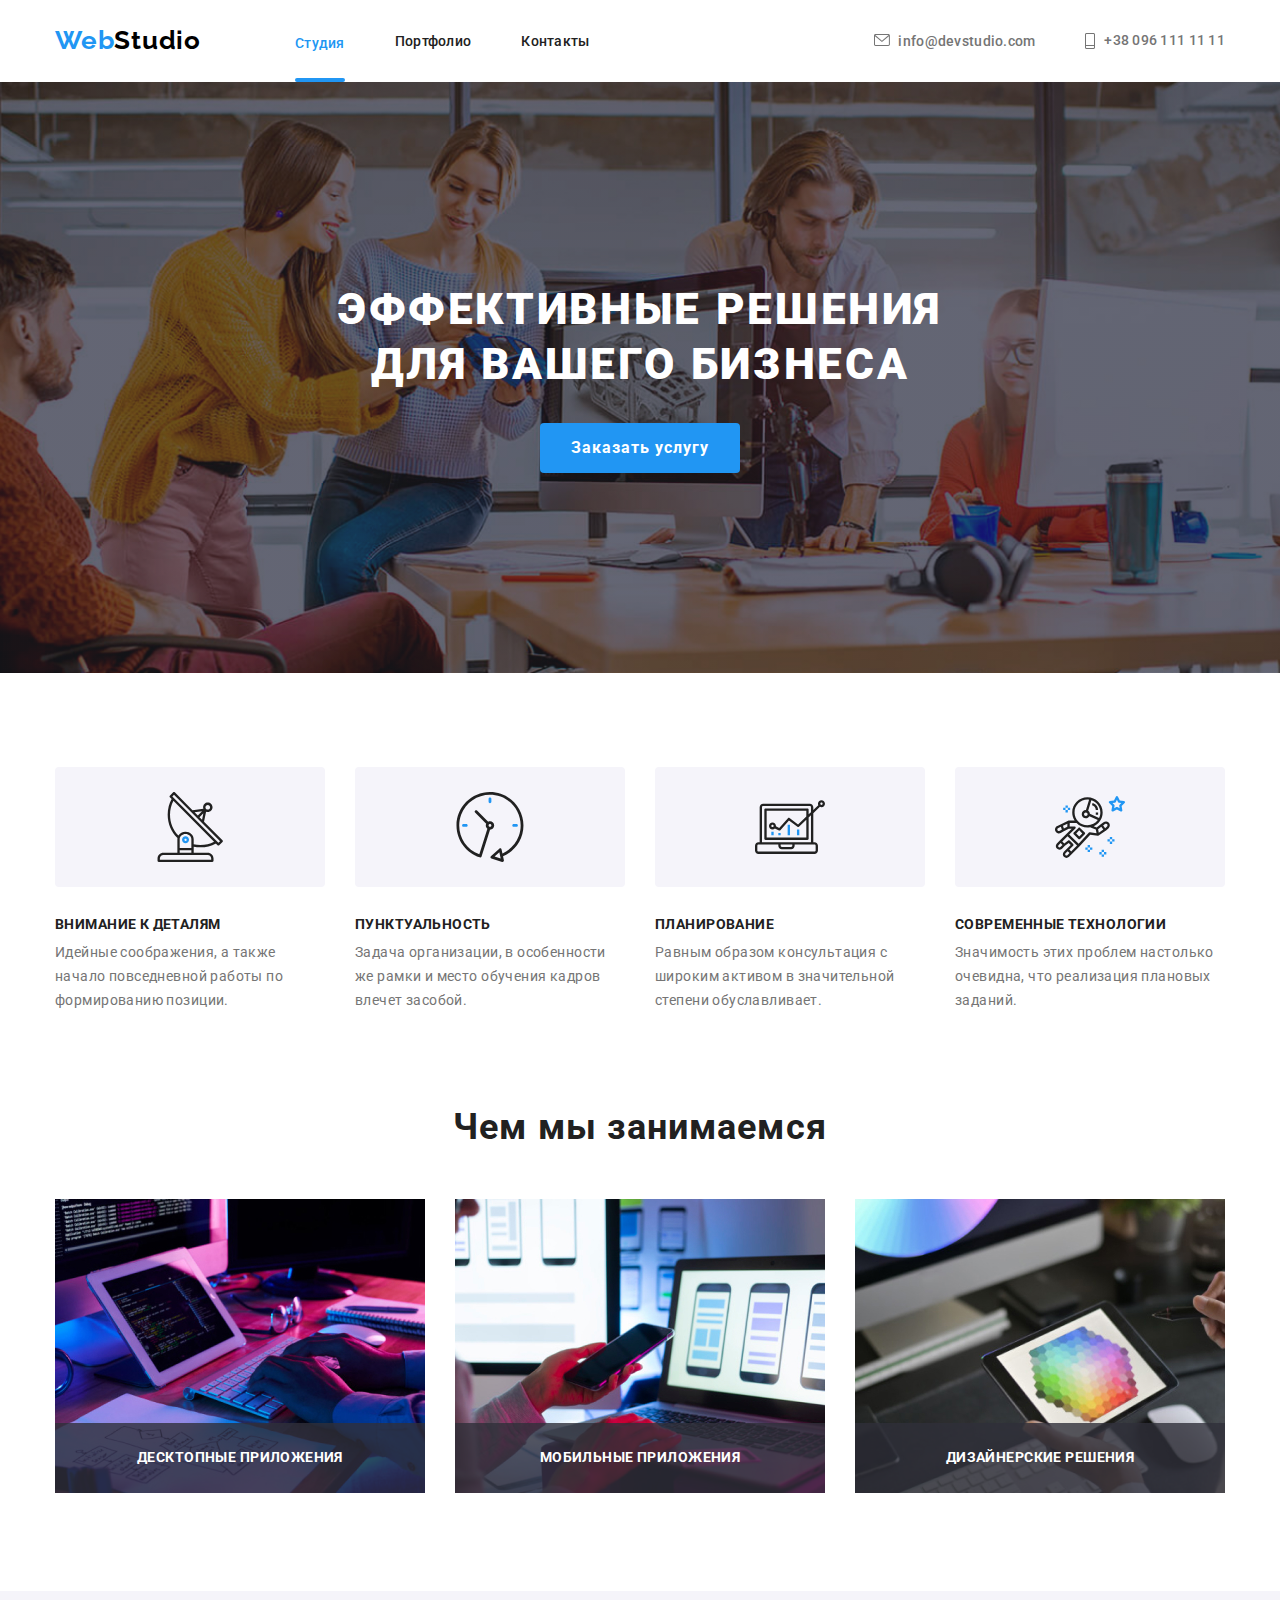
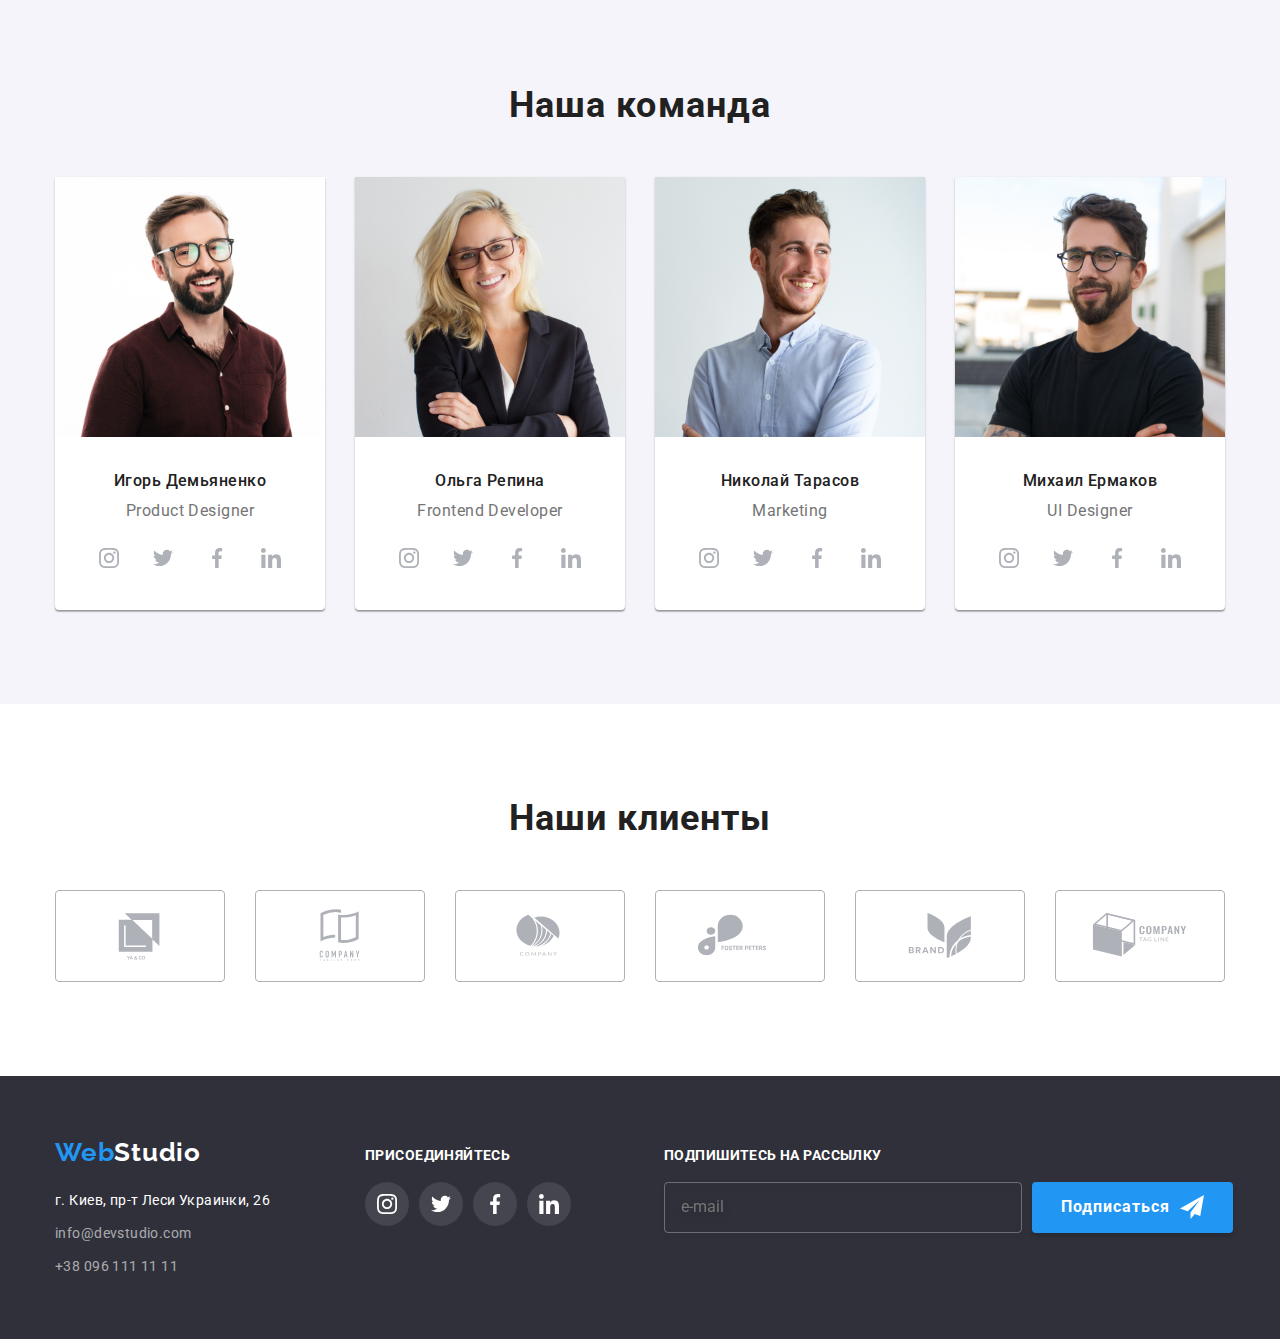
<file: index.html>
<!DOCTYPE html>
<html lang="en">

<head>
  <meta charset="UTF-8">
  <meta http-equiv="X-UA-Compatible" content="IE=edge">
  <meta name="viewport" content="width=device-width, initial-scale=1.0">
  <link rel="preconnect" href="https://fonts.googleapis.com">
  <link rel="preconnect" href="https://fonts.gstatic.com" crossorigin>
  <link href="https://fonts.googleapis.com/css2?family=Raleway:wght@700&family=Roboto:wght@400;500;700;900&display=swap"
    rel="stylesheet">
  <title>goit-markup-hw-06</title>
  <link rel="stylesheet" href="css/style.css">
</head>

<!--hat-->

<body>
  <header>
    <div class="navigation container">
      <nav class="navigation-points">
        <a class="logo" href=./index.html><span class="logo-blue">Web</span><span class="logo-black">Studio</span>
        </a>
        <ul class="navigation-list list">
          <li class="underline"><a class="navigation-link link color" href="#">Студия</a> </li>
          <li><a class="navigation-link link" href="./portfolio.html">Портфолио</a> </li>
          <li><a class="navigation-link link" href="#">Контакты</a> </li>
        </ul>
      </nav>
      <ul class="navigation-list list">
        <li>
          <a class="contact-link link" href="mailto:info@devstudio.com">
            <svg class="contact-icon" width="16" height="12">
              <use href="./images/svg/icons.svg#icon-mail"></use>
            </svg>info@devstudio.com
          </a>
        </li>
        <li>
          <a class="contact-link link" href="tel:+380961111111">
            <svg class="contact-icon" width="10" height="16">
              <use href="./images/svg/icons.svg#icon-phone"></use>
            </svg>+38 096 111 11 11
          </a>
        </li>
      </ul>
    </div>
  </header>
  <!--big-board-->
  <main>
    <section class="board">
      <h1 class="board-title">Эффективные решения <br> для вашего бизнеса</h1>
      <button type="button" class="btn board-button" data-modal-open>Заказать услугу</button>
      <div class="backdrop is-hidden" data-modal>
        <div class="modal">
          <button type="button" class="button-close" data-modal-close>
            <svg class="close-icon" width="11" height="11">
              <use href="./images/svg/icons.svg#icon-close"></use>
            </svg>
          </button>
          <!-- Client form -->
          <form class="form" name="client-form">
            <h2 class="title-form">Оставьте свои данные, ми вам перезвоним</h2>
            <label for="client-name">Имя</label>
            <div class="form-container">
              <input class="input-form" type="text" name="client-name" id="client-name" />
              <svg class="icon-form" width="18" height="18">
                <use href="./images/svg/icons.svg#icon-name"></use>
              </svg>
            </div>
            <label for="client-tel">Телефон</label>
            <div class="form-container">
              <input class="input-form" type="tel" name="client-tel" id="client-tel" />
              <svg class="icon-form" width="18" height="18">
                <use href="./images/svg/icons.svg#icon-tel"></use>
              </svg>
            </div>
            <label for="client-mail">Почта</label>
            <div class="form-container">
              <input class="input-form" type="email" name="client-email" id="client-mail" />
              <svg class="icon-form" width="18" height="18">
                <use href="./images/svg/icons.svg#icon-email"></use>
              </svg>
            </div>
            <label for="client-comment">Комментарий</label>
            <textarea class="text-comment" name="client-comment" id="client-comment"
              placeholder="Ведите текст"></textarea>
            <label class="policy">
              <input class="input-policy visually-hidden" type="checkbox" />
              <span class="icon-check"></span>
              <span>Соглашаюсь с рассылкой и принимаю</span>
              <a href="" class="link-policy">Условия договора</a>
            </label>
            <button class="btn botton-submit" type="submit">Отправить</button>
          </form>
        </div>
      </div>
    </section>
    <!-- structure -->
    <section class="structure">
      <div class="container">
        <h2 class="heading title">structure</h2>
        <ul class="list positions">
          <li class="position-list">
            <div class="position-icon">
              <svg class="icon-stand" width="70" height="70">
                <use href="images/svg/icons.svg#icon-antenna"></use>
              </svg>
            </div>
            <h3 class="heading-title">Внимание к деталям</h3>
            <p class="descpiption">Идейные соображения, a также начало повседневной работы по формированию позиции.</p>
          </li>
          <li class="position-list">
            <div class="position-icon">
              <svg class="icon-stand" width="70" height="70">
                <use href="images/svg/icons.svg#icon-clock"></use>
              </svg>
            </div>
            <h3 class="heading-title">Пунктуальность</h3>
            <p class="descpiption">Задача организации, в особенности же рамки и место обучения кадров влечет засобой.
            </p>
          </li>
          <li class="position-list">
            <div class="position-icon">
              <svg class="icon-stand" width="70" height="70">
                <use href="images/svg/icons.svg#icon-diagram"></use>
              </svg>
            </div>
            <h3 class="heading-title">Планирование</h3>
            <p class="descpiption">Равным образом консультация c широким активом в значительной степени обуславливает.
            </p>
          </li>
          <li class="position-list">
            <div class="position-icon">
              <svg class="icon-stand" width="70" height="70">
                <use href="images/svg/icons.svg#icon-astronaut"></use>
              </svg>
            </div>
            <h3 class="heading-title">Современные технологии</h3>
            <p class="descpiption">Значимость этих проблем настолько очевидна, что реализация плановых заданий.</p>
          </li>
        </ul>
      </div>
    </section>
    <!-- our works -->
    <section class="section">
      <div class="container">
        <h2 class="functions-title title">Чем мы занимаемся</h2>
        <ul class="functions-list list">
          <li><img src="./images/box1.jpg" width="370" alt="box1">
            <p class="functions">Десктопные приложения</p>
          </li>
          <li>
            <img src="./images/box2.jpg" width="370" alt="box2">
            <p class="functions">Мобильные приложения</p>
          </li>
          <li>
            <img src="./images/box3.jpg" width="370" alt="box3">
            <p class="functions">Дизайнерские решения</p>
          </li>
        </ul>
      </div>
    </section>
    <!--team-->
    <section class="team section">
      <div class="team container">
        <h2 class="team-title title">Наша команда</h2>
        <ul class="team-directory list">
          <li class="team-repository">
            <img class="team-photo" src="./images/img1.jpg" width="270" alt="img1">
            <div class="team-dscr">
              <h3 class="team-name">Игорь Демьяненко</h3>
              <p class="team-stand">Product Designer</p>
              <ul class="networks list">
                <li>
                  <a href="" class="networks-item link">
                    <svg class="networks-icon" width="20" height="20">
                      <use href="./images/svg/icons.svg#icon-insta"></use>
                    </svg>
                  </a>
                </li>
                <li>
                  <a href="" class="networks-item link">
                    <svg class="networks-icon" width="20" height="20">
                      <use href="./images/svg/icons.svg#icon-twit"></use>
                    </svg>
                  </a>
                </li>
                <li>
                  <a href="" class="networks-item link">
                    <svg class="networks-icon" width="20" height="20">
                      <use href="./images/svg/icons.svg#icon-fb"></use>
                    </svg>
                  </a>
                </li>
                <li>
                  <a href="" class="networks-item link">
                    <svg class="networks-icon" width="20" height="20">
                      <use href="./images/svg/icons.svg#icon-in"></use>
                    </svg>
                  </a>
                </li>
              </ul>
            </div>
          </li>
          <li class="team-repository">
            <img class="team-photo" src="./images/img2.jpg" width="270" alt="img2">
            <div class="team-dscr">
              <h3 class="team-name">Ольга Репина</h3>
              <p class="team-stand">Frontend Developer</p>
              <ul class="networks list">
                <li>
                  <a href="" class="networks-item link">
                    <svg class="networks-icon" width="20" height="20">
                      <use href="./images/svg/icons.svg#icon-insta"></use>
                    </svg>
                  </a>
                </li>
                <li>
                  <a href="" class="networks-item link">
                    <svg class="networks-icon" width="20" height="20">
                      <use href="./images/svg/icons.svg#icon-twit"></use>
                    </svg>
                  </a>
                </li>
                <li>
                  <a href="" class="networks-item link">
                    <svg class="networks-icon" width="20" height="20">
                      <use href="./images/svg/icons.svg#icon-fb"></use>
                    </svg>
                  </a>
                </li>
                <li>
                  <a href="" class="networks-item link">
                    <svg class="networks-icon" width="20" height="20">
                      <use href="./images/svg/icons.svg#icon-in"></use>
                    </svg>
                  </a>
                </li>
              </ul>
            </div>
          </li>
          <li class="team-repository">
            <img class="team-photo" src="./images/img3.jpg" width="270" alt="img3">
            <div class="team-dscr">
              <h3 class="team-name">Николай Тарасов</h3>
              <p class="team-stand">Marketing</p>
              <ul class="networks list">
                <li>
                  <a href="" class="networks-item link">
                    <svg class="networks-icon" width="20" height="20">
                      <use href="./images/svg/icons.svg#icon-insta"></use>
                    </svg>
                  </a>
                </li>
                <li>
                  <a href="" class="networks-item link">
                    <svg class="networks-icon" width="20" height="20">
                      <use href="./images/svg/icons.svg#icon-twit"></use>
                    </svg>
                  </a>
                </li>
                <li>
                  <a href="" class="networks-item link">
                    <svg class="networks-icon" width="20" height="20">
                      <use href="./images/svg/icons.svg#icon-fb"></use>
                    </svg>
                  </a>
                </li>
                <li>
                  <a href="" class="networks-item link">
                    <svg class="networks-icon" width="20" height="20">
                      <use href="./images/svg/icons.svg#icon-in"></use>
                    </svg>
                  </a>
                </li>
              </ul>
            </div>
          </li>
          <li class="team-repository">
            <img class="team-photo" src="./images/img4.jpg" width="270" alt="img4">
            <div class="team-dscr">
              <h3 class="team-name">Михаил Ермаков</h3>
              <p class="team-stand">UI Designer</p>
              <ul class="networks list">
                <li>
                  <a href="" class="networks-item link">
                    <svg class="networks-icon" width="20" height="20">
                      <use href="./images/svg/icons.svg#icon-insta"></use>
                    </svg>
                  </a>
                </li>
                <li>
                  <a href="" class="networks-item link">
                    <svg class="networks-icon" width="20" height="20">
                      <use href="./images/svg/icons.svg#icon-twit"></use>
                    </svg>
                  </a>
                </li>
                <li>
                  <a href="" class="networks-item link">
                    <svg class="networks-icon" width="20" height="20">
                      <use href="./images/svg/icons.svg#icon-fb"></use>
                    </svg>
                  </a>
                </li>
                <li>
                  <a href="" class="networks-item link">
                    <svg class="networks-icon" width="20" height="20">
                      <use href="./images/svg/icons.svg#icon-in"></use>
                    </svg>
                  </a>
                </li>
              </ul>
            </div>
          </li>
        </ul>
      </div>
    </section>
    <!-- Clients -->
    <section class="section">
      <div class="container">
        <h2 class="title">Наши клиенты</h2>
        <ul class="clients-list list">
          <li class="list">
            <a href="" class="clients-item link">
              <svg class="clients-icon">
                <use href="./images/svg/icons.svg#icon-company1"></use>
              </svg>
            </a>
          </li>
          <li class="list">
            <a href="" class="clients-item link">
              <svg class="clients-icon">
                <use href="./images/svg/icons.svg#icon-company2"></use>
              </svg>
            </a>
          </li>
          <li class="list">
            <a href="" class="clients-item link">
              <svg class="clients-icon">
                <use href="./images/svg/icons.svg#icon-company3"></use>
              </svg>
            </a>
          </li>
          <li class="list">
            <a href="" class="clients-item link">
              <svg class="clients-icon">
                <use href="./images/svg/icons.svg#icon-company4"></use>
              </svg>
            </a>
          </li>
          <li class="list">
            <a href="" class="clients-item link">
              <svg class="clients-icon">
                <use href="./images/svg/icons.svg#icon-company5"></use>
              </svg>
            </a>
          </li>
          <li class="list">
            <a href="" class="clients-item link">
              <svg class="clients-icon">
                <use href="./images/svg/icons.svg#icon-company6"></use>
              </svg>
            </a>
          </li>
        </ul>
      </div>
    </section>
  </main>
  <!--contacts-->
  <footer class="adress-stilization">
    <div class="container">
      <ul class="adress-set list">
        <li>
          <a href="./index.html" class="logo-footer"><span class="logo-blue">Web</span><span
              class="logo-white">Studio</span></a>
          <address>
            <ul class="adress-information">
              <li class="adr-list list">
                <a class="street link"
                  href="https://www.google.com/maps/place/%D0%B1%D1%83%D0%BB.+%D0%9B%D0%B5%D1%81%D0%B8+%D0%A3%D0%BA%D1%80%D0%B0%D0%B8%D0%BD%D0%BA%D0%B8,+26,+%D0%9A%D0%B8%D0%B5%D0%B2,+02000/data=!4m2!3m1!1s0x40d4cf0e033ecbe9:0x57a4dffefec77da0?sa=X&ved=2ahUKEwjcrKjP-oL5AhVjoosKHctqA7YQ8gF6BAgDEAE"
                  target="_blank" rel="noopener noreferrer">г. Киев, пр-т Леси Украинки, 26
                </a>
              </li>
              <li class="adr-list list">
                <a class="contacts link" href="mailto:info@devstudio.com">info@devstudio.com</a>
              </li>
              <li class="adr-list list">
                <a class="contacts link" href="tel:+380961111111">+38 096 111 11 11</a>
              </li>
            </ul>
          </address>
        </li>
        <!-- /* social networks */ -->
        <li class="join-list">
          <h2 class="join-title">присоединяйтесь</h2>
          <ul class="networks-footer list">
            <li>
              <a href="" class="networks-item link">
                <svg class="networks-icon" width="20" height="20">
                  <use href="./images/svg/icons.svg#icon-insta"></use>
                </svg>
              </a>
            </li>
            <li>
              <a href="" class="networks-item link">
                <svg class="networks-icon" width="20" height="20">
                  <use href="./images/svg/icons.svg#icon-twit"></use>
                </svg>
              </a>
            </li>
            <li>
              <a href="" class="networks-item link">
                <svg class="networks-icon" width="20" height="20">
                  <use href="./images/svg/icons.svg#icon-fb"></use>
                </svg>
              </a>
            </li>
            <li>
              <a href="" class="networks-item link">
                <svg class="networks-icon" width="20" height="20">
                  <use href="./images/svg/icons.svg#icon-in"></use>
                </svg>
              </a>
            </li>
          </ul>
        </li>
        <!-- Subscribe -->
        <li>
          <div class="subscr list">
            <p class="subscr-title">Подпишитесь на рассылку</p>
            <form name="subscr-for">
              <input type="email" placeholder="e-mail" id="email" />
              <button class="btn send" type="submit">Подписаться
                <svg class="icon-subscr" width="24" height="24">
                  <use href="./images/svg/icons.svg#icon-subscrb"></use>
                </svg>
              </button>
            </form>
          </div>
        </li>
      </ul>
    </div>
  </footer>
  <script src="./js/modal.js"></script>
  <script src="./js/form.js"></script>
</body>

</html>
</file>
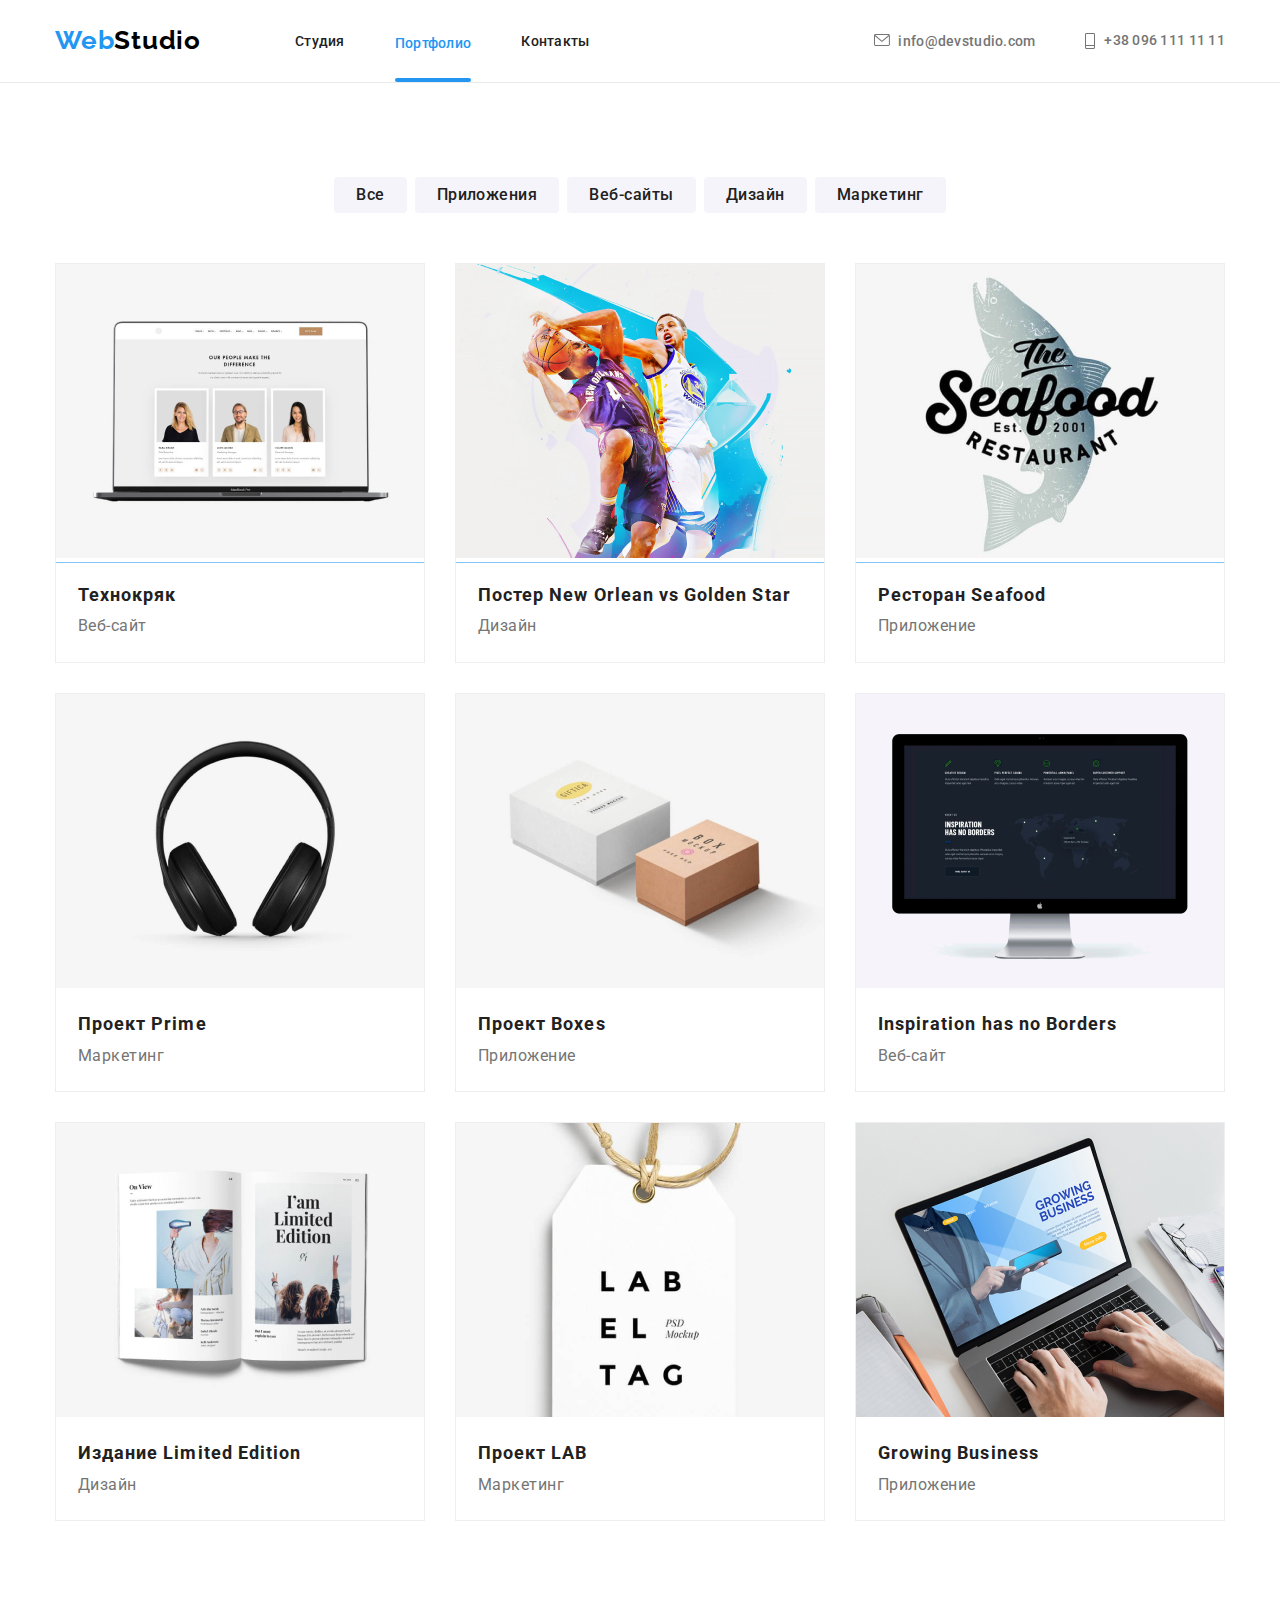
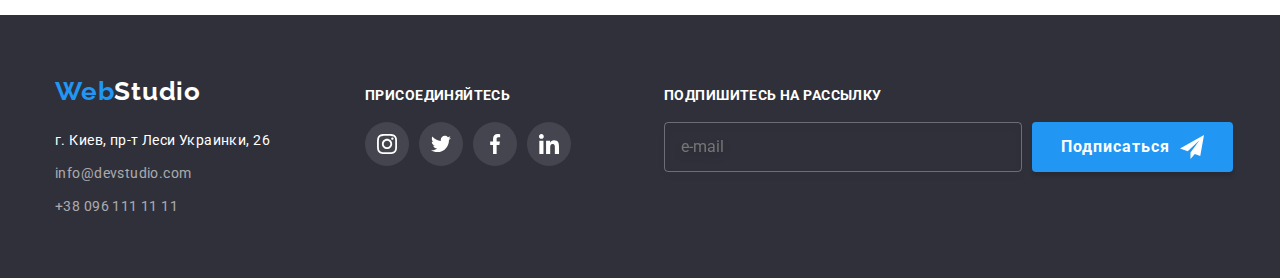
<file: portfolio.html>
<!DOCTYPE html>
<html lang="en">

<head>
  <meta charset="UTF-8">
  <meta http-equiv="X-UA-Compatible" content="IE=edge">
  <meta name="viewport" content="width=device-width, initial-scale=1.0">
  <link rel="preconnect" href="https://fonts.googleapis.com">
  <link rel="preconnect" href="https://fonts.gstatic.com" crossorigin>
  <link href="https://fonts.googleapis.com/css2?family=Raleway:wght@700&family=Roboto:wght@400;500;700;900&display=swap"
    rel="stylesheet">
  <title>goit-markup-hw-06</title>
  <link rel="stylesheet" href="css/style.css">
</head>
<!--hat-->

<body>
  <header class="portfolio">
    <div class="navigation container">
      <nav class="navigation-points">
        <a class="logo" href=./index.html><span class="logo-blue">Web</span><span class="logo-black">Studio</span> </a>
        <ul class="navigation-list list">
          <li><a class="navigation-link link" href="./index.html">Студия</a> </li>
          <li class="underline"><a class="navigation-link link color" href="./portfolio.html">Портфолио</a> </li>
          <li><a class="navigation-link link" href="#">Контакты</a> </li>
        </ul>
      </nav>
      <ul class="navigation-list list">
        <li>
          <a class="contact-link link" href="mailto:info@devstudio.com">
            <svg class="contact-icon" width="16" height="12">
              <use href="./images/svg/icons.svg#icon-mail"></use>
            </svg>info@devstudio.com
          </a>
        </li>
        <li>
          <a class="contact-link link" href="tel:+380961111111">
            <svg class="contact-icon" width="10" height="16">
              <use href="./images/svg/icons.svg#icon-phone"></use>
            </svg>+38 096 111 11 11
          </a>
        </li>
      </ul>
    </div>
  </header>
  <!--menu-->
  <main>
    <section class="section hero">
      <div class="container">
        <h1 class="heading">foundation</h1>
        <ul class="filter-list list">
          <li class="list btn-filt"><button class="btn btn-style" type="button">Все</button></li>
          <li class="list btn-filt"><button class="btn btn-style" type="button">Приложения</button></li>
          <li class="list btn-filt"><button class="btn btn-style" type="button">Веб-сайты</button></li>
          <li class="list btn-filt"><button class="btn btn-style" type="button">Дизайн</button></li>
          <li class="list btn-filt"><button class="btn btn-style" type="button">Маркетинг</button></li>
        </ul>
        <ul class="works list">
          <li class="projects-list list">
            <a href="" class="link">
              <div class="hidden-dscr">
                <img src="./images/1.jpg" width="370" alt="1" />
                <p class="hidden-text">Ресурс предлагает комплексные предложения с разным уровнем функционала и
                  сервисов.
                  Всё это позволит посетителю получить исчерпывающие сведения о компании или частном лице.</p>
              </div>
              <div class="projects-description">
                <h2 class="name">Технокряк</h2>
                <p class="sample">Веб-сайт</p>
              </div>
            </a>
          </li>
          <li class="projects-list list">
            <a href="" class="link">
              <div class="hidden-dscr">
                <img src="./images/2.jpg" width="370" alt="2" />
                <p class="hidden-text">Ресурс предлагает комплексные предложения с разным уровнем функционала и
                  сервисов.
                  Всё это позволит посетителю получить исчерпывающие сведения о компании или частном лице.</p>
              </div>
              <div class="projects-description">
                <h2 class="name">Постер New Orlean vs Golden Star</h2>
                <p class="sample">Дизайн</p>
              </div>
            </a>
          </li>
          <li class="projects-list list">
            <a href="" class="link">
              <div class="hidden-dscr">
                <img src="./images/3.jpg" width="370" alt="3" />
                <p class="hidden-text">Ресурс предлагает комплексные предложения с разным уровнем функционала и
                  сервисов.
                  Всё это позволит посетителю получить исчерпывающие сведения о компании или частном лице.
                </p>
              </div>
              <div class="projects-description">
                <h2 class="name">Ресторан Seafood</h2>
                <p class="sample">Приложение</p>
              </div>
            </a>
          </li>
          <li class="projects-list list">
            <a href="" class="link">
              <div class="hidden-dscr">
                <img src="./images/4.jpg" width="370" alt="4" />
                <p class="hidden-text">Ресурс предлагает комплексные предложения с разным уровнем функционала и
                  сервисов.
                  Всё это позволит посетителю получить исчерпывающие сведения о компании или частном лице.
                </p>
              </div>
              <div class="projects-description">
                <h2 class="name">Проект Prime</h2>
                <p class="sample">Маркетинг</p>
              </div>
            </a>
          </li>
          <li class="projects-list list">
            <a href="" class="link">
              <div class="hidden-dscr">
                <img src="./images/5.jpg" width="370" alt="5" />
                <p class="hidden-text">Ресурс предлагает комплексные предложения с разным уровнем функционала и
                  сервисов.
                  Всё это позволит посетителю получить исчерпывающие сведения о компании или частном лице.
                </p>
              </div>
              <div class="projects-description">
                <h2 class="name">Проект Boxes</h2>
                <p class="sample">Приложение</p>
              </div>
            </a>
          </li>
          <li class="projects-list list">
            <a href="" class="link">
              <div class="hidden-dscr">
                <img src="./images/6.jpg" width="370" alt="6" />
                <p class="hidden-text">Ресурс предлагает комплексные предложения с разным уровнем функционала и
                  сервисов.
                  Всё это позволит посетителю получить исчерпывающие сведения о компании или частном лице.
                </p>
              </div>
              <div class="projects-description">
                <h2 class="name">Inspiration has no Borders</h2>
                <p class="sample">Веб-сайт</p>
              </div>
            </a>
          </li>
          <li class="projects-list list">
            <a href="" class="link">
              <div class="hidden-dscr">
                <img src="./images/7.jpg" width="370" alt="7" />
                <p class="hidden-text">Ресурс предлагает комплексные предложения с разным уровнем функционала и
                  сервисов.
                  Всё это позволит посетителю получить исчерпывающие сведения о компании или частном лице.
                </p>
              </div>
              <div class="projects-description">
                <h2 class="name">Издание Limited Edition</h2>
                <p class="sample">Дизайн</p>
              </div>
            </a>
          </li>
          <li class="projects-list list">
            <a href="" class="link">
              <div class="hidden-dscr">
                <img src="./images/8.jpg" width="370" alt="8" />
                <p class="hidden-text">Ресурс предлагает комплексные предложения с разным уровнем функционала и
                  сервисов.
                  Всё это позволит посетителю получить исчерпывающие сведения о компании или частном лице.
                </p>
              </div>
              <div class="projects-description">
                <h2 class="name">Проект LAB</h2>
                <p class="sample">Маркетинг</p>
              </div>
            </a>
          </li>
          <li class="projects-list list">
            <a href="" class="link">
              <div class="hidden-dscr">
                <img src="./images/9.jpg" width="370" alt="9" />
                <p class="hidden-text">Ресурс предлагает комплексные предложения с разным уровнем функционала и
                  сервисов.
                  Всё это позволит посетителю получить исчерпывающие сведения о компании или частном лице.
                </p>
              </div>
              <div class="projects-description">
                <h2 class="name">Growing Business</h2>
                <p class="sample">Приложение</p>
              </div>
            </a>
          </li>
        </ul>
      </div>
    </section>
  </main>
  <!--contacts-->
  <footer class="adress-stilization">
    <div class="container">
      <ul class="adress-set list">
        <li>
          <a href="./index.html" class="logo-footer"><span class="logo-blue">Web</span><span
              class="logo-white">Studio</span></a>
          <address>
            <ul class="adress-information">
              <li class="adr-list list">
                <a class="street link"
                  href="https://www.google.com/maps/place/%D0%B1%D1%83%D0%BB.+%D0%9B%D0%B5%D1%81%D0%B8+%D0%A3%D0%BA%D1%80%D0%B0%D0%B8%D0%BD%D0%BA%D0%B8,+26,+%D0%9A%D0%B8%D0%B5%D0%B2,+02000/data=!4m2!3m1!1s0x40d4cf0e033ecbe9:0x57a4dffefec77da0?sa=X&ved=2ahUKEwjcrKjP-oL5AhVjoosKHctqA7YQ8gF6BAgDEAE"
                  target="_blank" rel="noopener noreferrer">г. Киев, пр-т Леси Украинки, 26
                </a>
              </li>
              <li class="adr-list list">
                <a class="contacts link" href="mailto:info@devstudio.com">info@devstudio.com</a>
              </li>
              <li class="adr-list list">
                <a class="contacts link" href="tel:+380961111111">+38 096 111 11 11</a>
              </li>
            </ul>
          </address>
        </li>
        <li class="join-list">
          <h2 class="join-title">присоединяйтесь</h2>
          <ul class="networks-footer list">
            <li>
              <a href="" class="networks-item link">
                <svg class="networks-icon" width="20" height="20">
                  <use href="./images/svg/icons.svg#icon-insta"></use>
                </svg>
              </a>
            </li>
            <li>
              <a href="" class="networks-item link">
                <svg class="networks-icon" width="20" height="20">
                  <use href="./images/svg/icons.svg#icon-twit"></use>
                </svg>
              </a>
            </li>
            <li>
              <a href="" class="networks-item link">
                <svg class="networks-icon" width="20" height="20">
                  <use href="./images/svg/icons.svg#icon-fb"></use>
                </svg>
              </a>
            </li>
            <li>
              <a href="" class="networks-item link">
                <svg class="networks-icon" width="20" height="20">
                  <use href="./images/svg/icons.svg#icon-in"></use>
                </svg>
              </a>
            </li>
          </ul>
        </li>
        <!-- Subscribe -->
        <li>
          <div class="subscr list">
            <p class="subscr-title">Подпишитесь на рассылку</p>
            <form name="subscr-for">
              <input type="email" placeholder="e-mail" id="email" />
              <button class="btn send" type="submit">Подписаться
                <svg class="icon-subscr" width="24" height="24">
                  <use href="./images/svg/icons.svg#icon-subscrb"></use>
                </svg>
              </button>
            </form>
          </div>
        </li>
      </ul>
    </div>
  </footer>
  <script src="./js/modal.js"></script>
  <script src="./js/form.js"></script>
</body>

</html>
</file>
<file: css/style.css>
:root {
  --primary-text-color: #757575;
  --title-text-color: #212121;
  --footer-contacts: rgba(255, 255, 255, 0.6);
  --background-col-2: #f5f4fa;
  --background-col-3: #2f303a;
  --background-col-4: #2196f3;
  --background-col-wt: #ffffff;
  --background-backdrop: rgba(0, 0, 0, 0.2);
  --bacground-hidden-text: #2196f3;
  --accent-1: #ffffff;
  --accent-2: #2196f3;
  --accent-3: #000000;
  --social-bgc: #afb1b8;
  --social-join: rgba(255, 255, 255, 0.1);
  --border-form-col: rgba(33, 33, 33, 0.2);
}
/* modern-normalize */
*,
::before,
::after {
  box-sizing: border-box;
}

html {
  line-height: 1.15; /* 1 */
  -webkit-text-size-adjust: 100%; /* 2 */
  -moz-tab-size: 4; /* 3 */
  tab-size: 4; /* 3 */
}

body {
  margin: 0; /* 1 */
  font-family: system-ui, -apple-system,
    /* Firefox supports this but not yet `system-ui` */ 'Segoe UI', Roboto,
    Helvetica, Arial, sans-serif, 'Apple Color Emoji', 'Segoe UI Emoji'; /* 2 */
}

hr {
  height: 0; /* 1 */
  color: inherit; /* 2 */
}

abbr[title] {
  text-decoration: underline dotted;
}

b,
strong {
  font-weight: bolder;
}

code,
kbd,
samp,
pre {
  font-family: ui-monospace, SFMono-Regular, Consolas, 'Liberation Mono', Menlo,
    monospace; /* 1 */
  font-size: 1em; /* 2 */
}

small {
  font-size: 80%;
}

sub,
sup {
  font-size: 75%;
  line-height: 0;
  position: relative;
  vertical-align: baseline;
}

sub {
  bottom: -0.25em;
}

sup {
  top: -0.5em;
}

table {
  text-indent: 0; /* 1 */
  border-color: inherit; /* 2 */
}

button,
input,
optgroup,
select,
textarea {
  font-family: inherit; /* 1 */
  font-size: 100%; /* 1 */
  line-height: 1.15; /* 1 */
  margin: 0; /* 2 */
}

button,
select {
  text-transform: none;
}

button,
[type='button'],
[type='reset'],
[type='submit'] {
  -webkit-appearance: button;
}

::-moz-focus-inner {
  border-style: none;
  padding: 0;
}

:-moz-focusring {
  outline: 1px dotted ButtonText;
}

:-moz-ui-invalid {
  box-shadow: none;
}

legend {
  padding: 0;
}

progress {
  vertical-align: baseline;
}

::-webkit-inner-spin-button,
::-webkit-outer-spin-button {
  height: auto;
}

[type='search'] {
  -webkit-appearance: textfield; /* 1 */
  outline-offset: -2px; /* 2 */
}

::-webkit-search-decoration {
  -webkit-appearance: none;
}

::-webkit-file-upload-button {
  -webkit-appearance: button; /* 1 */
  font: inherit; /* 2 */
}

summary {
  display: list-item;
}

body {
  font-family: 'Roboto', sans-serif;
  font-style: normal;
  background-color: #ffffff;
  color: #757575;
}
/* титульная */
.title {
  color: var(--title-text-color);
  font-weight: 700;
  font-size: 2.25em;
  line-height: 1.16;
  text-align: center;
  letter-spacing: 0.03em;
  margin-bottom: 1.39em;
}

/* обнуление */
h1,
h2,
h3,
h4,
h5,
p {
  margin: 0;
  padding: 0;
}
.list {
  margin: 0;
  padding: 0;
  list-style: none;
}
.link {
  margin: 0;
  padding: 0;
  text-decoration: none;
}
/* section&container */

.section {
  padding-top: 94px;
  padding-bottom: 94px;
}
.container {
  margin: 0 auto;
  max-width: 1200px;
  padding: 0 15px;
}
/* navigation */

.logo {
  text-decoration: none;
  font-family: 'Raleway', sans-serif;
  font-weight: 700;
  letter-spacing: 0.03em;
  font-size: 1.625em;
  line-height: 1.29;
  margin-right: 94px;
  padding-top: 0.92em;
  padding-bottom: 0.92em;
}
.logo-blue {
  color: var(--accent-2);
}
.logo-black {
  color: var(--accent-3);
}
.logo-white {
  color: var(--accent-1);
}
.navigation-list {
  display: flex;
  align-items: center;
  font-weight: 500;
  font-size: 0.875em;
  line-height: 1;
  letter-spacing: 0.02em;
  margin-left: auto;
  color: var(--title-text-color);
  align-content: baseline;
}
.navigation-list > li:not(:last-child) {
  margin-right: 50px;
}
.navigation-link {
  display: inline-block;
  padding-top: 32px;
  padding-bottom: 32px;
  color: inherit;
  line-height: 1;
  transition: 250ms cubic-bezier(0.4, 0, 0.2, 1);
}
.contact-link {
  display: inline-flex;
  padding-top: 32px;
  padding-bottom: 32px;
  color: var(--primary-text-color);
  text-align: center;
  line-height: 1;
  transition: 250ms cubic-bezier(0.4, 0, 0.2, 1);
}
.underline {
  display: flex;
  color: var(--accent-2);
  flex-direction: column;
}
.underline::after {
  content: '';
  display: flex;
  min-width: 100%;
  height: 4px;
  background-color: var(--accent-2);
  border-radius: 2px;
  align-self: center;
}
.underline .navigation-link {
  padding-top: 36px;
  padding-bottom: 28px;
}
.contact-icon {
  margin-right: 0.625em;
  fill: currentColor;
  transition: 250ms cubic-bezier(0.4, 0, 0.2, 1);
}
.contact-icon:hover,
.contact-icon:focus {
  fill: currentColor;
}
.navigation {
  display: flex;
}
.navigation-points {
  display: flex;
}
.color {
  color: var(--accent-2);
}
.navigation-link:hover,
.navigation-link:focus,
.contact-link:hover,
.contact-link:focus,
.street:hover,
.street:focus,
.contacts:hover,
.contacts:focus {
  color: var(--accent-2);
}

/* big-board */

.board {
  padding-top: 12.5em;
  padding-bottom: 12.5em;
  margin: 0 auto;
  max-width: 1600px;
  text-align: center;
  background-size: cover;
  background-repeat: no-repeat;
  background-position: center;
  text-align: center;
  background-color: var(--background-col-3);
  background-image: linear-gradient(
      to right,
      rgba(47, 48, 58, 0.4),
      rgba(47, 48, 58, 0.4)
    ),
    url(../images/bgr-photo.jpg);
}
.board-title {
  color: var(--accent-1);
  margin-top: 0;
  margin-bottom: 0.68em;
  margin-left: auto;
  margin-right: auto;
  max-width: 650px;
  font-weight: 900;
  letter-spacing: 0.06em;
  text-transform: uppercase;
  font-size: 2.75em;
  line-height: 1.26em;
}

.btn {
  padding: 0;
  margin: 0;
  font-size: 1em;
  line-height: 1.53em;
  display: inline-block;
  justify-content: center;
  align-items: center;
  border-radius: 4px;
  cursor: pointer;
  border: none;
}
.btn.board-button {
  min-width: 200px;
  min-height: 50px;
  background-color: var(--background-col-4);
  color: var(--accent-1);
  letter-spacing: 0.06em;
  font-weight: 700;
  transition: 250ms cubic-bezier(0.4, 0, 0.2, 1);
}

.btn.board-button:hover,
.btn.board-button:focus {
  box-shadow: 0px 4px 4px rgba(0, 0, 0, 0.15);
}

/* modal-window */
.modal {
  position: absolute;
  top: 50%;
  left: 50%;
  transform: translate(-50%, -50%);
  min-width: 528px;
  min-height: 581px;
  background-color: var(--background-col-wt);
  border-radius: 4px;
  box-shadow: 0px 1px 3px rgba(219, 32, 32, 0.12),
    0px 1px 1px rgba(0, 0, 0, 0.14), 0px 2px 1px rgba(0, 0, 0, 0.2);
}
.backdrop {
  position: fixed;
  top: 0;
  left: 0;
  transition: 250ms cubic-bezier(0.4, 0, 0.2, 1);
  width: 100%;
  height: 100%;
  z-index: 1;
  background-color: var(--background-backdrop);
}
.backdrop.is-hidden {
  opacity: 0;
  transition: 250ms cubic-bezier(0.4, 0, 0.2, 1);
  pointer-events: none;
}
.button-close {
  position: absolute;
  top: 8px;
  right: 8px;
  width: 30px;
  height: 30px;
  background-color: #fff;
  outline: 1px solid rgba(0, 0, 0, 0.1);
  border-radius: 50%;
  border: none;
  cursor: pointer;
  transition: 250ms cubic-bezier(0.4, 0, 0.2, 1);
}
.button-close:hover {
  color: var(--accent-2);
}
.close-icon {
  fill: currentColor;
}

/* Client form */

.form {
  padding: 40px;
  display: flex;
  flex-direction: column;
}
.form > label {
  position: relative;
  text-align: left;
  margin-bottom: 4px;
  font-weight: 400;
  font-size: 12px;
  line-height: 1.2;
  letter-spacing: 0.01em;
}
.title-form {
  margin-bottom: 20px;
  letter-spacing: 0.03em;
  font-weight: 700;
  font-size: 20px;
  line-height: 23px;
  text-align: center;
  text-transform: none;
  color: var(--title-text-color);
}
.form-container {
  position: relative;
  overflow: hidden;
  margin-bottom: 10px;
}

/* .form-container:hover .input-form {
  border-color: var(--accent-2);
}
.input-form:focus {
  outline: transparent;
  border-color: var(--accent-2);
}
.input-form:focus ~ .icon-form {
  color: var(--accent-2);
} */
.input-form {
  padding: 12px 42px;
  width: 448px;
  height: 40px;
  border: 1px solid var(--border-form-col);
  border-radius: 4px;
  cursor: pointer;
  transition: 250ms cubic-bezier(0.4, 0, 0.2, 1);
}
.icon-form {
  position: absolute;
  top: 50%;
  transform: translateY(-50%);
  left: 15px;
  fill: #212121;
  transition: 250ms cubic-bezier(0.4, 0, 0.2, 1);
}
.input-form:hover,
.text-comment:hover,
.input-form:focus-within,
.text-comment:focus-within {
  border-color: var(--accent-2);
  outline: none;
}
.input-form:hover + .icon-form,
.input-form:focus-within + .icon-form {
  fill: #2196f3;
}
.text-comment {
  margin-bottom: 20px;
  padding: 12px 16px;
  width: 448px;
  height: 120px;
  font-size: 12px;
  font-weight: 400;
  letter-spacing: 0.01em;
  color: rgba(117, 117, 117, 0.5);
  resize: none;
  border: 1px solid var(--border-form-col);
  border-radius: 4px;
  transition: 250ms cubic-bezier(0.4, 0, 0.2, 1);
}
.form .policy {
  display: inline-flex;
  align-items: center;
  justify-content: center;
  margin-bottom: 30px;
  font-weight: 400;
  font-size: 14px;
  line-height: 24px;
  letter-spacing: 0.03em;
}
.icon-check {
  display: inline-block;
  align-self: center;
  margin-right: 8px;
  width: 16px;
  height: 15px;
  border: 2px solid var(--title-text-color);
  border-radius: 2px;
}
.input-policy:checked + .icon-check {
  background-image: url(../images/svg/icon-check.svg);
  background-size: contain;
  background-color: var(--accent-2);
  background-origin: border-box;
  border-color: transparent;
}
.visually-hidden {
  position: absolute;
  white-space: nowrap;
  width: 1px;
  height: 1px;
  overflow: hidden;
  border: 0;
  padding: 0;
  clip: rect(0 0 0 0);
  clip-path: inset(50%);
  margin: -1px;
}
.link-policy {
  margin-left: 5px;
  color: var(--accent-2);
}
.botton-submit {
  align-self: center;
  width: 200px;
  height: 50px;
  font-weight: 700;
  font-size: 16px;
  line-height: 1.9;
  letter-spacing: 0.06em;
  color: var(--accent-1);
  background-color: var(--background-col-4);
  box-shadow: 0px 4px 4px rgba(0, 0, 0, 0.15);
  border-radius: 4px;
}
.botton-submit:hover,
.botton-submit:focus {
  background-color: #188ce8;
}

/* structure */

.structure {
  padding-top: 94px;
}

.heading {
  display: none;
}
.positions {
  display: flex;
}
.positions .position-list {
  width: calc((100%-90px) / 4);
}
.positions .position-list:not(:last-child) {
  margin-right: 30px;
}
.position-icon {
  background-color: var(--background-col-2);
  margin-bottom: 30px;
  min-width: 270px;
  min-height: 120px;
  display: inline-flex;
  justify-content: center;
  align-items: center;
  border-radius: 4px;
}
.icon-stand {
  fill: currentColor;
}
.heading-title {
  color: var(--title-text-color);
  margin-bottom: 0.75em;
  font-weight: 700;
  font-size: 0.875em;
  line-height: 1;
  letter-spacing: 0.03em;
  text-transform: uppercase;
}
.descpiption {
  color: var(--primary-text-color);
  margin-top: 0;
  margin-bottom: 0;
  font-weight: 400;
  font-size: 0.875em;
  line-height: 1.71;
  letter-spacing: 0.03em;
}

/* our works */

.functions-title {
  margin-bottom: 1.39em;
}
.functions-list {
  display: flex;
}
.functions-list > li:not(:last-child) {
  margin-right: 30px;
}
.functions-list > li {
  position: relative;
}
.functions {
  position: absolute;
  left: 0;
  bottom: 0;
  margin-bottom: 4px;
  display: flex;
  justify-content: center;
  align-items: center;
  width: 100%;
  height: 70px;
  font-weight: 700;
  font-size: 0.875em;
  line-height: 1.28;
  letter-spacing: 0.03em;
  text-transform: uppercase;
  color: var(--accent-1);
  background-color: rgba(47, 48, 58, 0.8);
}

/* team */

.team-title {
  margin-bottom: 1.39em;
}
.team {
  background-color: var(--background-col-2);
}
.team-directory {
  display: flex;
  align-items: center;
  justify-content: space-between;
}
.team-repository {
  display: block;
  background-color: var(--background-col-wt);
  width: 270px;
  box-shadow: 0px 1px 3px rgba(0, 0, 0, 0.12), 0px 1px 1px rgba(0, 0, 0, 0.14),
    0px 2px 1px rgba(0, 0, 0, 0.2);
  border-radius: 0px 0px 4px 4px;
}
.team-dscr {
  padding-top: 30px;
  padding-bottom: 30px;
}
.team-name {
  color: var(--title-text-color);
  font-weight: 500;
  font-size: 1em;
  line-height: 1.2;
  text-align: center;
  letter-spacing: 0.03em;
  margin-bottom: 10px;
}
.team-stand {
  color: var(--primary-text-color);
  font-weight: 400;
  font-size: 1em;
  line-height: 1.2;
  text-align: center;
  letter-spacing: 0.03em;
}

/* social networks */

.team .networks {
  display: flex;
  padding-top: 16px;
  justify-content: center;
  gap: 10px;
}
.networks-item {
  display: inline-flex;
  justify-content: center;
  align-items: center;
  min-width: 44px;
  min-height: 44px;
  border-radius: 50%;
  color: var(--social-bgc);
  transition: 250ms cubic-bezier(0.4, 0, 0.2, 1);
}
.networks-item:hover,
.networks-item:focus {
  color: var(--accent-1);
  background-color: var(--background-col-4);
}
.networks-icon {
  width: 20px;
  height: 20px;
  fill: currentColor;
}

/* clients */

.clients-list {
  display: flex;
  flex-wrap: wrap;
  align-items: center;
}
.clients-list li:not(:last-child) {
  margin-right: 30px;
}
.clients-icon {
  width: 106px;
  height: 60px;
  fill: currentColor;
}
.clients-item {
  display: inline-flex;
  justify-content: center;
  align-items: center;
  min-width: 170px;
  min-height: 92px;
  border: 1px solid var(--social-bgc);
  border-radius: 4px;
  color: var(--social-bgc);
  transition: 250ms cubic-bezier(0.4, 0, 0.2, 1);
}
.clients-item:hover,
.clients-item:focus {
  border-color: var(--accent-2);
  color: var(--accent-2);
}

/* contacts-footer */

.logo-footer {
  text-decoration: none;
  font-family: 'Raleway', sans-serif;
  font-weight: 700;
  letter-spacing: 0.03em;
  font-size: 1.625em;
  line-height: 1.29;
  margin-right: 94px;
}
.adress-stilization {
  padding: 3.75em 0;
  background-color: var(--background-col-3);
}
.adress-information {
  padding: 0;
  margin-bottom: 0;
  margin-top: 1.42em;
  font-weight: 400;
  font-size: 0.875em;
  font-style: normal;
  line-height: 1.71;
  letter-spacing: 0.03em;
}
.adr-list {
  margin: 0.642em 0;
}
.adr-list:first-child,
.adr-list:last-child {
  margin: 0;
}
.street {
  color: var(--accent-1);
}
.contacts {
  color: var(--footer-contacts);
}
.adress-set {
  display: inline-flex;
  align-content: center;
}

/* Join us */
.join-list .networks-footer {
  display: flex;
  justify-content: center;
  gap: 10px;
}
.networks-footer .networks-item {
  color: var(--accent-1);
  background-color: rgba(255, 255, 255, 0.1);
}
.networks-item:hover,
.networks-item:focus {
  color: var(--accent-1);
  background-color: var(--background-col-4);
}
.join-title {
  margin-top: 0.9em;
  margin-bottom: 1.42em;
  color: var(--accent-1);
  font-weight: 700;
  font-size: 0.875em;
  line-height: 1;
  letter-spacing: 0.03em;
  text-transform: uppercase;
}
.join-list {
  margin-left: 4.375em;
}

/* Subscribe */

.subscr {
  margin-left: 93px;
}
.subscr > form {
  display: flex;
}
.subscr-title {
  margin-top: 0.9em;
  margin-bottom: 1.42em;
  color: var(--accent-1);
  font-weight: 700;
  font-size: 0.875em;
  line-height: 1;
  letter-spacing: 0.03em;
  text-transform: uppercase;
}
.subscr > form > input {
  min-width: 358px;
  max-height: 50.47px;
  margin-right: 10px;
  color: var(--accent-1);
  padding: 15px 16px;
  background-color: transparent;
  border: 1px solid rgba(255, 255, 255, 0.3);
  filter: drop-shadow(0px 4px 4px rgba(0, 0, 0, 0.15));
  border-radius: 4px;
}
.btn.send {
  display: flex;
  padding: 13px 29px;
  justify-content: center;
  font-weight: 700;
  letter-spacing: 0.06em;
  color: var(--accent-1);
  background-color: var(--background-col-4);
  box-shadow: 0px 4px 4px rgba(0, 0, 0, 0.15);
  transition: transform 250ms cubic-bezier(0.4, 0, 0.2, 1);
}
.icon-subscr {
  margin-left: 10px;
  fill: currentColor;
}

/* Portfolio */

.portfolio {
  border-bottom: 1px solid #ececec;
}
.hero {
  align-items: center;
  padding-top: 5.875em;
  padding-bottom: 5.875em;
}
/* buttons */

.btn-style {
  background-color: var(--background-col-2);
  color: var(--title-text-color);
  letter-spacing: 0.03em;
  font-weight: 500;
  padding: 6px 22px;
  transition: color 250ms cubic-bezier(0.4, 0, 0.2, 1),
    background-color 250ms cubic-bezier(0.4, 0, 0.2, 1),
    box-shadow 250ms cubic-bezier(0.4, 0, 0.2, 1);
}

.btn-style:focus,
.btn-style:hover {
  background-color: var(--background-col-4);
  color: var(--accent-1);
  box-shadow: 0px 3px 1px rgba(0, 0, 0, 0.1), 0px 1px 2px rgba(0, 0, 0, 0.08),
    0px 2px 2px rgba(0, 0, 0, 0.12);
  border-radius: 4px;
}

/* foundation */

.filter-list {
  display: flex;
  margin-bottom: 3.125em;
  justify-content: center;
}
.btn-filt:not(:last-child) {
  margin-right: 8px;
}

/* Works */

.hidden-dscr {
  position: relative;
  overflow: hidden;
}
.hidden-text {
  position: absolute;
  top: 0;
  left: 0;
  width: 100%;
  height: 100%;
  padding: 63px 24px;
  background-color: rgba(33, 150, 243, 0.9);
  color: var(--accent-1);
  font-weight: 400;
  font-size: 1.2em;
  line-height: 1.55;
  overflow: hidden;
  transform: translateY(100%);
  transition: 250ms cubic-bezier(0.4, 0, 0.2, 1);
}
.projects-list:hover .hidden-text,
.projects-list:focus .hidden-text {
  transform: translateY(0);
}
.works {
  display: flex;
  flex-wrap: wrap;
}
.projects-list {
  width: 370px;
  display: inline-block;
  background-color: var(--background-col-wt);
  border: 1px solid #eeeeee;
}
.projects-list:hover,
.projects-list:focus {
  box-shadow: 0px 1px 1px rgba(0, 0, 0, 0.12), 0px 4px 4px rgba(0, 0, 0, 0.06),
    1px 4px 6px rgba(0, 0, 0, 0.16);
}

.projects-list:not(:nth-child(3n)) {
  margin-right: 30px;
}
.projects-list:not(:nth-last-child(-n + 3)) {
  margin-bottom: 30px;
}
.link .projects-description {
  padding-top: 1.25em;
  padding-bottom: 1.25em;
  padding-left: 1.37em;
  padding-right: 1.37em;
}
.link .name {
  color: var(--title-text-color);
  font-weight: 700;
  font-size: 1.1em;
  line-height: 1.4;
  letter-spacing: 0.06em;
  margin-bottom: 0.22em;
}
.link .sample {
  color: var(--primary-text-color);
  font-weight: 400;
  font-size: 1em;
  line-height: 1.9;
  letter-spacing: 0.03em;
}
</file>
